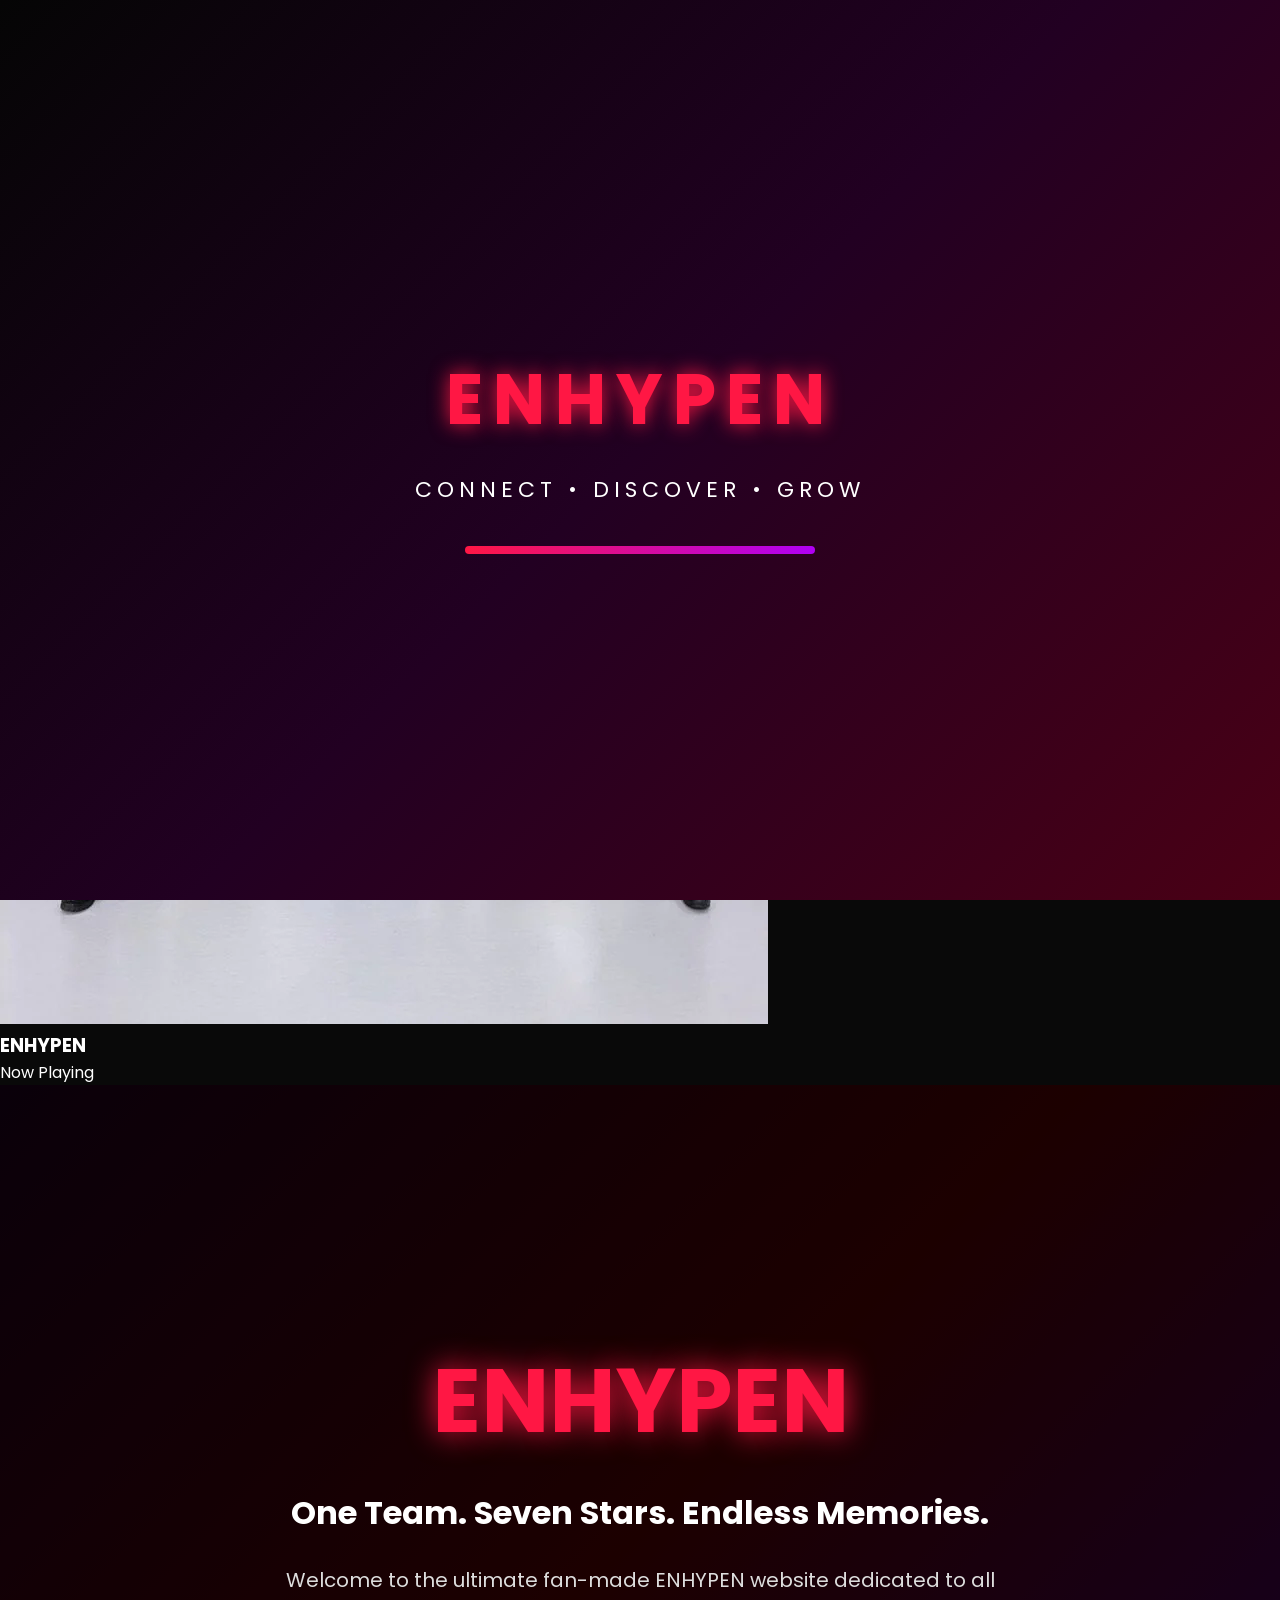
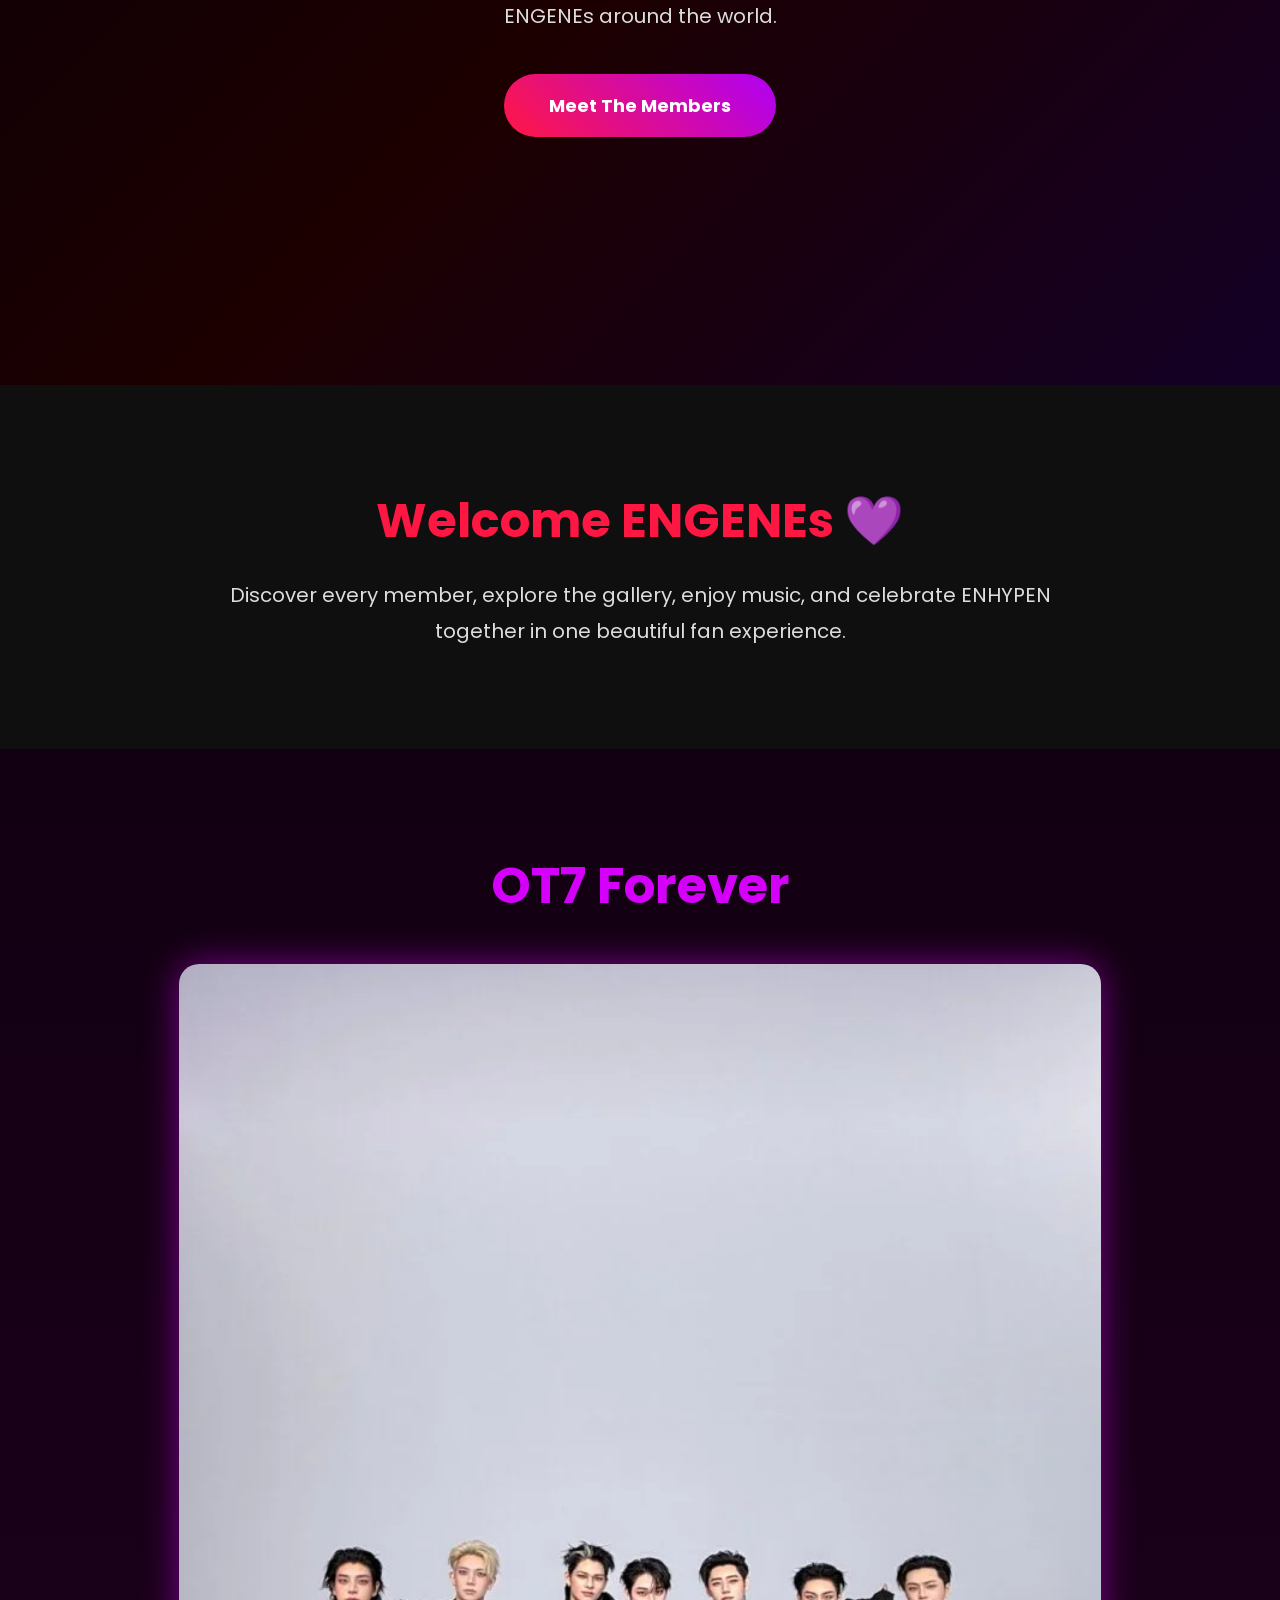
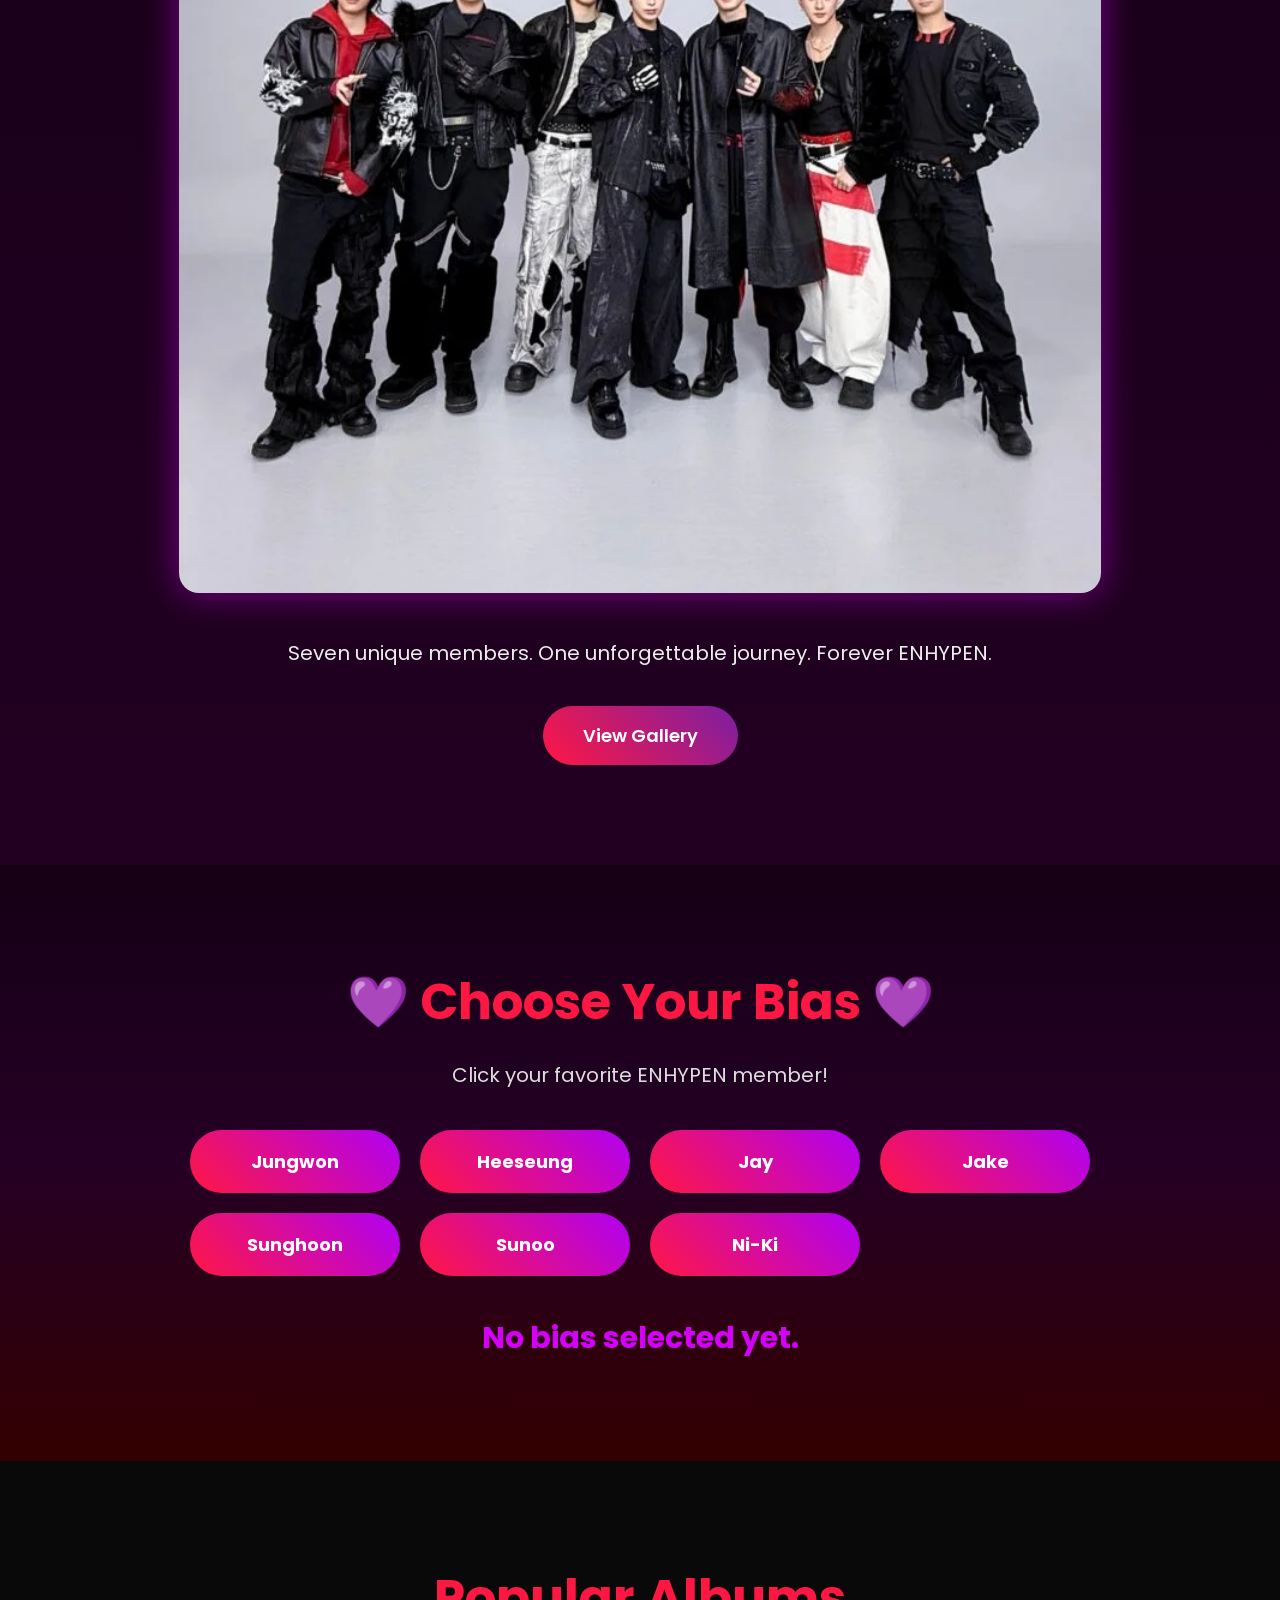
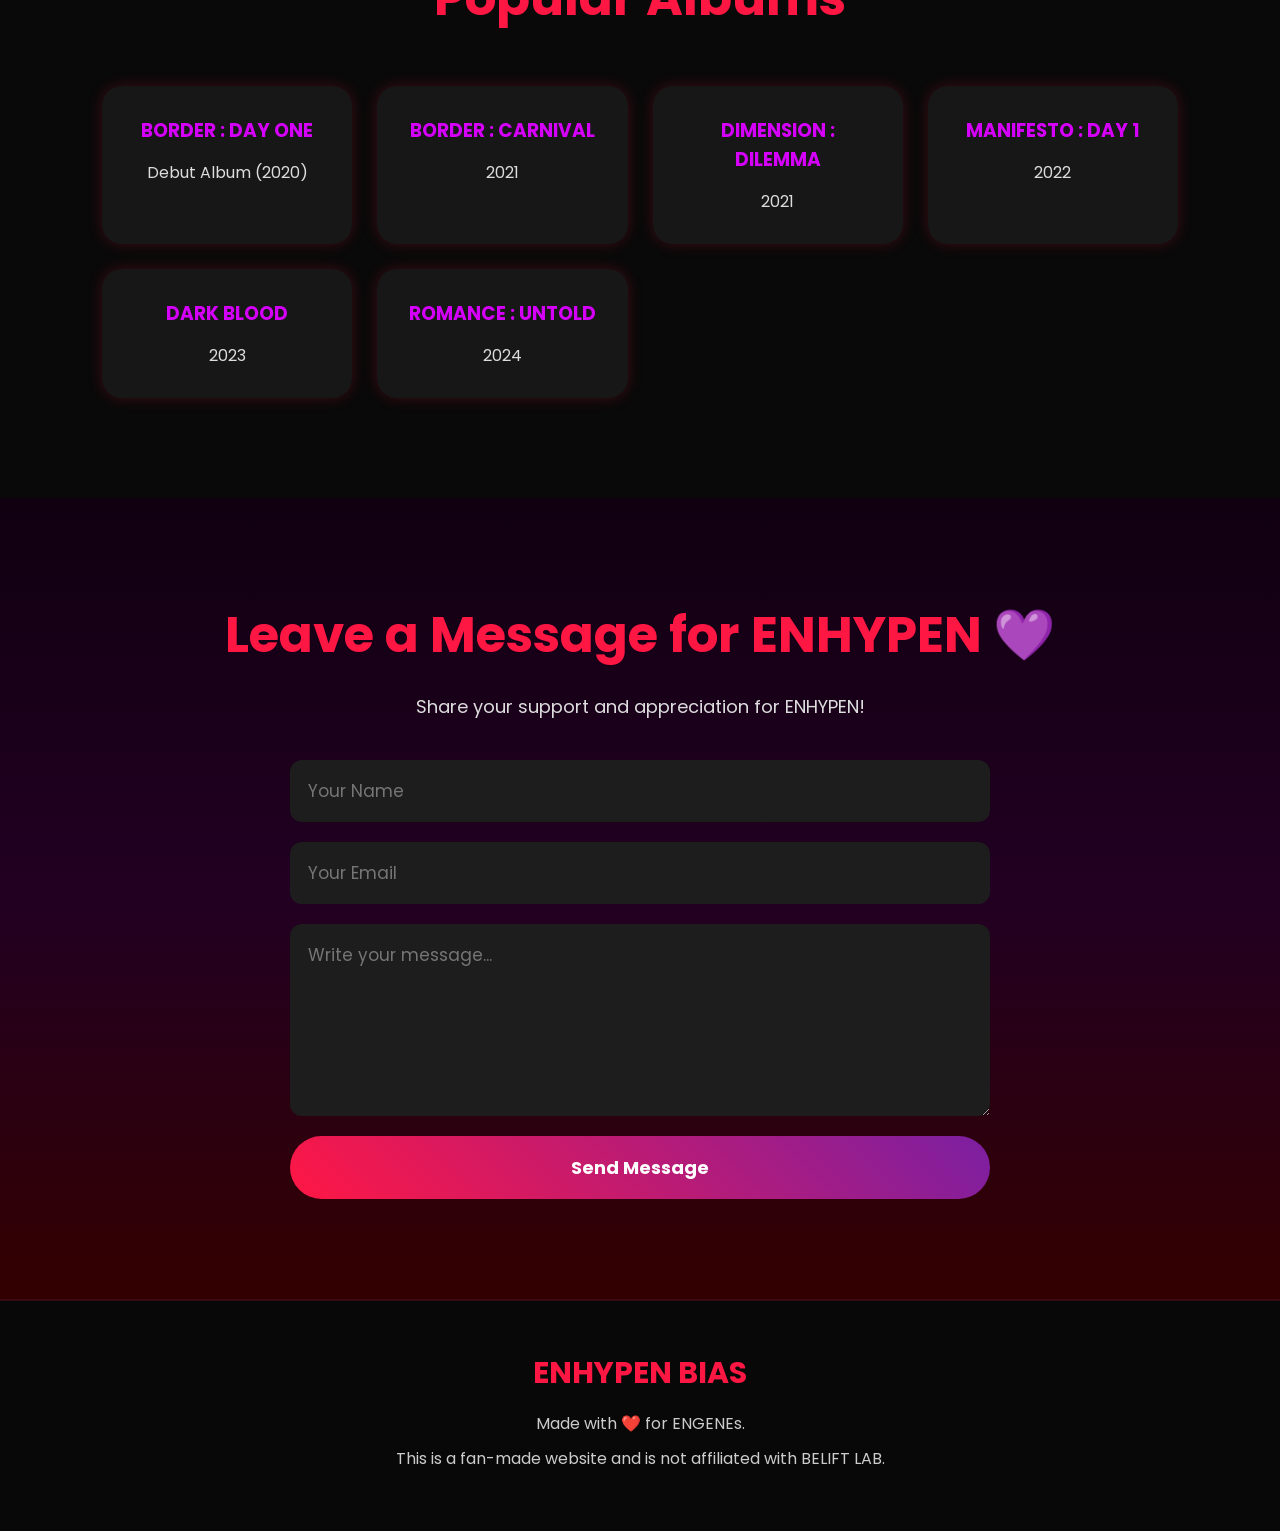
<file: index.html>
<!DOCTYPE html>
<html lang="en">

<head>
  
<meta charset="UTF-8">
<meta name="viewport" content="width=device-width, initial-scale=1.0">

<title>ENHYPEN BIAS | Home</title>

<link rel="stylesheet" href="style.css">

<link href="https://fonts.googleapis.com/css2?family=Poppins:wght@300;400;600;700;800&display=swap" rel="stylesheet">

</head>
<div class="particles">

<span></span>
<span></span>
<span></span>
<span></span>
<span></span>
<span></span>
<span></span>
<span></span>

</div>
  
<body>
  
<div id="loader">

    <div class="loader-content">

        <h1>ENHYPEN</h1>

        <p>CONNECT • DISCOVER • GROW</p>

        <div class="loading-bar">

            <div class="loading-fill"></div>

        </div>

    </div>

</div>

  
<!-- Navigation -->

<nav>

<div class="logo">

ENHYPEN BIAS

</div>

<ul>

<li><a href="index.html">Home</a></li>

<li><a href="members.html">Members</a></li>

<li><a href="gallery.html">Gallery</a></li>

<li><a href="about.html">About</a></li>

</ul>

</nav>

    <img src="images/ot7.jpg" alt="Album Cover">


        <h3>ENHYPEN</h3>

        <p>Now Playing</p>

  
<!-- Hero Section -->

<section class="hero">

<div class="overlay"></div>

<div class="hero-content">

<h1>ENHYPEN</h1>

<h2>One Team. Seven Stars. Endless Memories.</h2>

<p>

Welcome to the ultimate fan-made ENHYPEN website dedicated to all ENGENEs around the world.

</p>

<a href="members.html">

<button>

Meet The Members

</button>

</a>

</div>

</section>

<!-- Introduction -->

<section class="intro">

<h2>Welcome ENGENEs 💜</h2>

<p>

Discover every member, explore the gallery, enjoy music, and celebrate ENHYPEN together in one beautiful fan experience.

</p>

</section>

<!-- OT7 Preview -->

<section class="preview">

<h2>OT7 Forever</h2>

<img src="images/ot7.jpg" alt="ENHYPEN OT7">

<p>

Seven unique members.

One unforgettable journey.

Forever ENHYPEN.

</p>

<a href="gallery.html">

<button>

View Gallery

</button>

</a>

</section>

  <section class="bias">

<h2>💜 Choose Your Bias 💜</h2>

<p>
Click your favorite ENHYPEN member!
</p>

<div class="bias-grid">

<button onclick="vote('Jungwon')">Jungwon</button>

<button onclick="vote('Heeseung')">Heeseung</button>

<button onclick="vote('Jay')">Jay</button>

<button onclick="vote('Jake')">Jake</button>

<button onclick="vote('Sunghoon')">Sunghoon</button>

<button onclick="vote('Sunoo')">Sunoo</button>

<button onclick="vote('Ni-Ki')">Ni-Ki</button>

</div>

<h3 id="result">
No bias selected yet.
</h3>

</section>
<section class="albums">

<h2>Popular Albums</h2>

<div class="album-grid">

<div class="album-card">
<h3>BORDER : DAY ONE</h3>
<p>Debut Album (2020)</p>
</div>

<div class="album-card">
<h3>BORDER : CARNIVAL</h3>
<p>2021</p>
</div>

<div class="album-card">
<h3>DIMENSION : DILEMMA</h3>
<p>2021</p>
</div>

<div class="album-card">
<h3>MANIFESTO : DAY 1</h3>
<p>2022</p>
</div>

<div class="album-card">
<h3>DARK BLOOD</h3>
<p>2023</p>
</div>

<div class="album-card">
<h3>ROMANCE : UNTOLD</h3>
<p>2024</p>
</div>

</div>

</section>

  <section class="contact">

    <h2>Leave a Message for ENHYPEN 💜</h2>

    <p>Share your support and appreciation for ENHYPEN!</p>

    <form>

        <input type="text" placeholder="Your Name" required>

        <input type="email" placeholder="Your Email" required>

        <textarea placeholder="Write your message..." rows="6" required></textarea>

        <button type="submit">Send Message</button>

    </form>

</section>
  
<!-- Footer -->

<footer>

<h3>ENHYPEN BIAS</h3>

<p>

Made with ❤️ for ENGENEs.

</p>

<p>

This is a fan-made website and is not affiliated with BELIFT LAB.

</p>

</footer>

<script src="script.js"></script>
  
<button id="topBtn">⬆</button>
  
</body>

</html>
</file>
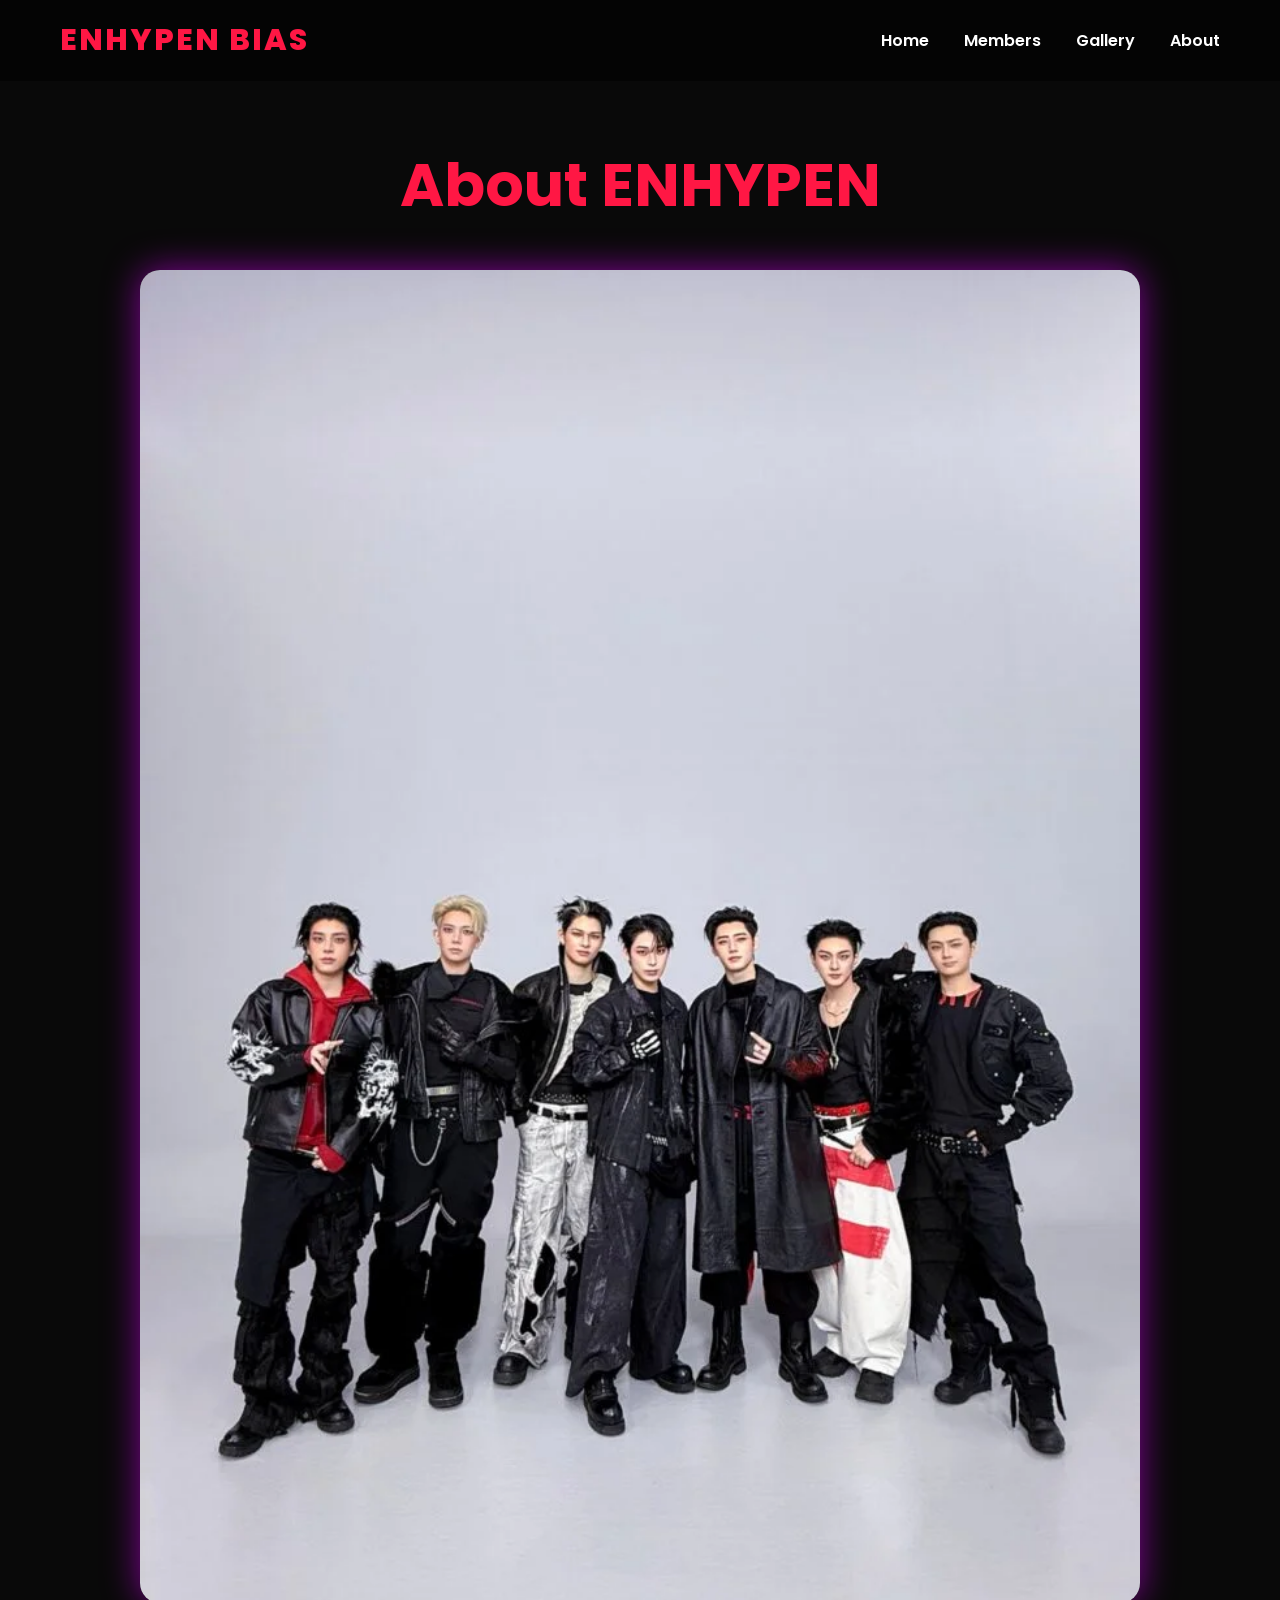
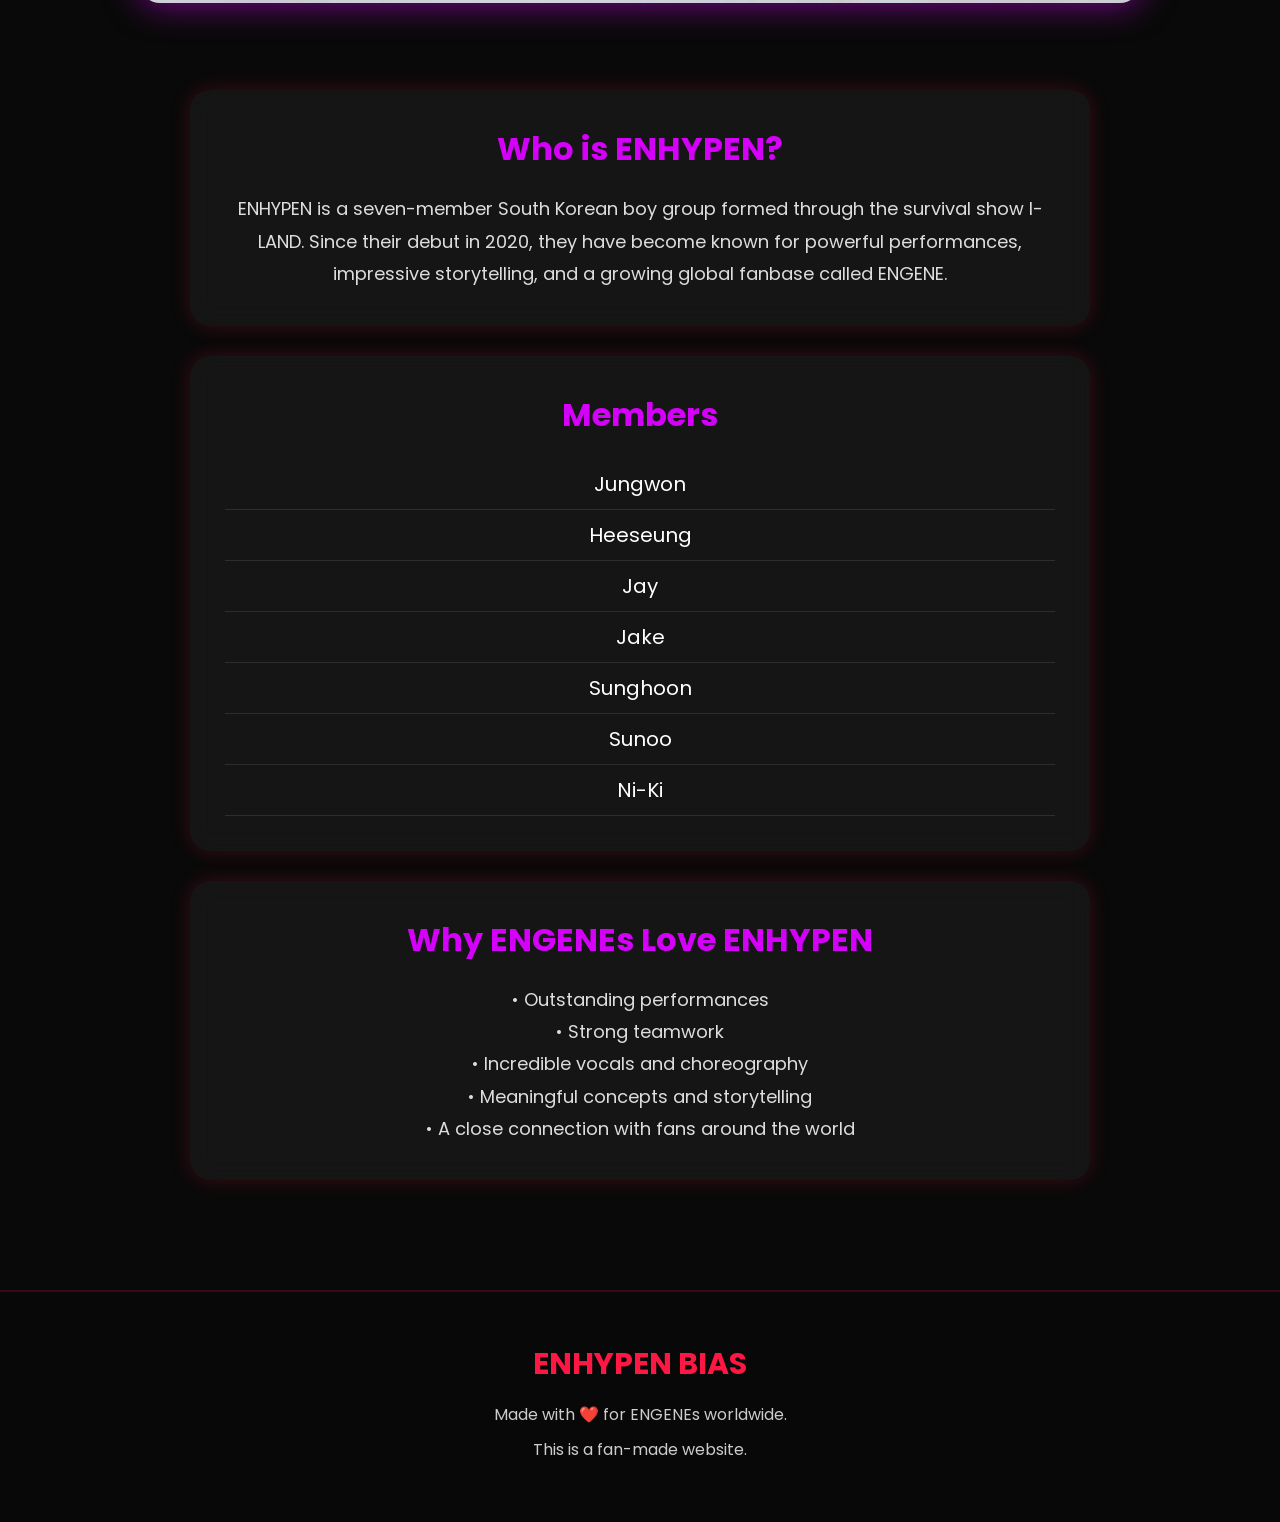
<file: about.html>
<!DOCTYPE html>
<html lang="en">

<head>

<meta charset="UTF-8">
<meta name="viewport" content="width=device-width, initial-scale=1.0">

<title>About ENHYPEN</title>

<link rel="stylesheet" href="style.css">

</head>

<body>

<nav>

<div class="logo">ENHYPEN BIAS</div>

<ul>

<li><a href="index.html">Home</a></li>
<li><a href="members.html">Members</a></li>
<li><a href="gallery.html">Gallery</a></li>
<li><a href="about.html">About</a></li>

</ul>

</nav>

<section class="about-page">

<h1>About ENHYPEN</h1>

<img src="images/ot7.jpg" alt="ENHYPEN OT7" class="about-banner">

<div class="about-box">

<h2>Who is ENHYPEN?</h2>

<p>

ENHYPEN is a seven-member South Korean boy group formed through the survival show I-LAND.
Since their debut in 2020, they have become known for powerful performances, impressive storytelling, and a growing global fanbase called ENGENE.

</p>

</div>

<div class="about-box">

<h2>Members</h2>

<ul>

<li>Jungwon</li>
<li>Heeseung</li>
<li>Jay</li>
<li>Jake</li>
<li>Sunghoon</li>
<li>Sunoo</li>
<li>Ni-Ki</li>

</ul>

</div>

<div class="about-box">

<h2>Why ENGENEs Love ENHYPEN</h2>

<p>

• Outstanding performances<br>
• Strong teamwork<br>
• Incredible vocals and choreography<br>
• Meaningful concepts and storytelling<br>
• A close connection with fans around the world

</p>

</div>

</section>

<footer>

<h3>ENHYPEN BIAS</h3>

<p>Made with ❤️ for ENGENEs worldwide.</p>

<p>This is a fan-made website.</p>

</footer>

<script src="script.js"></script>

</body>
</html>
</file>
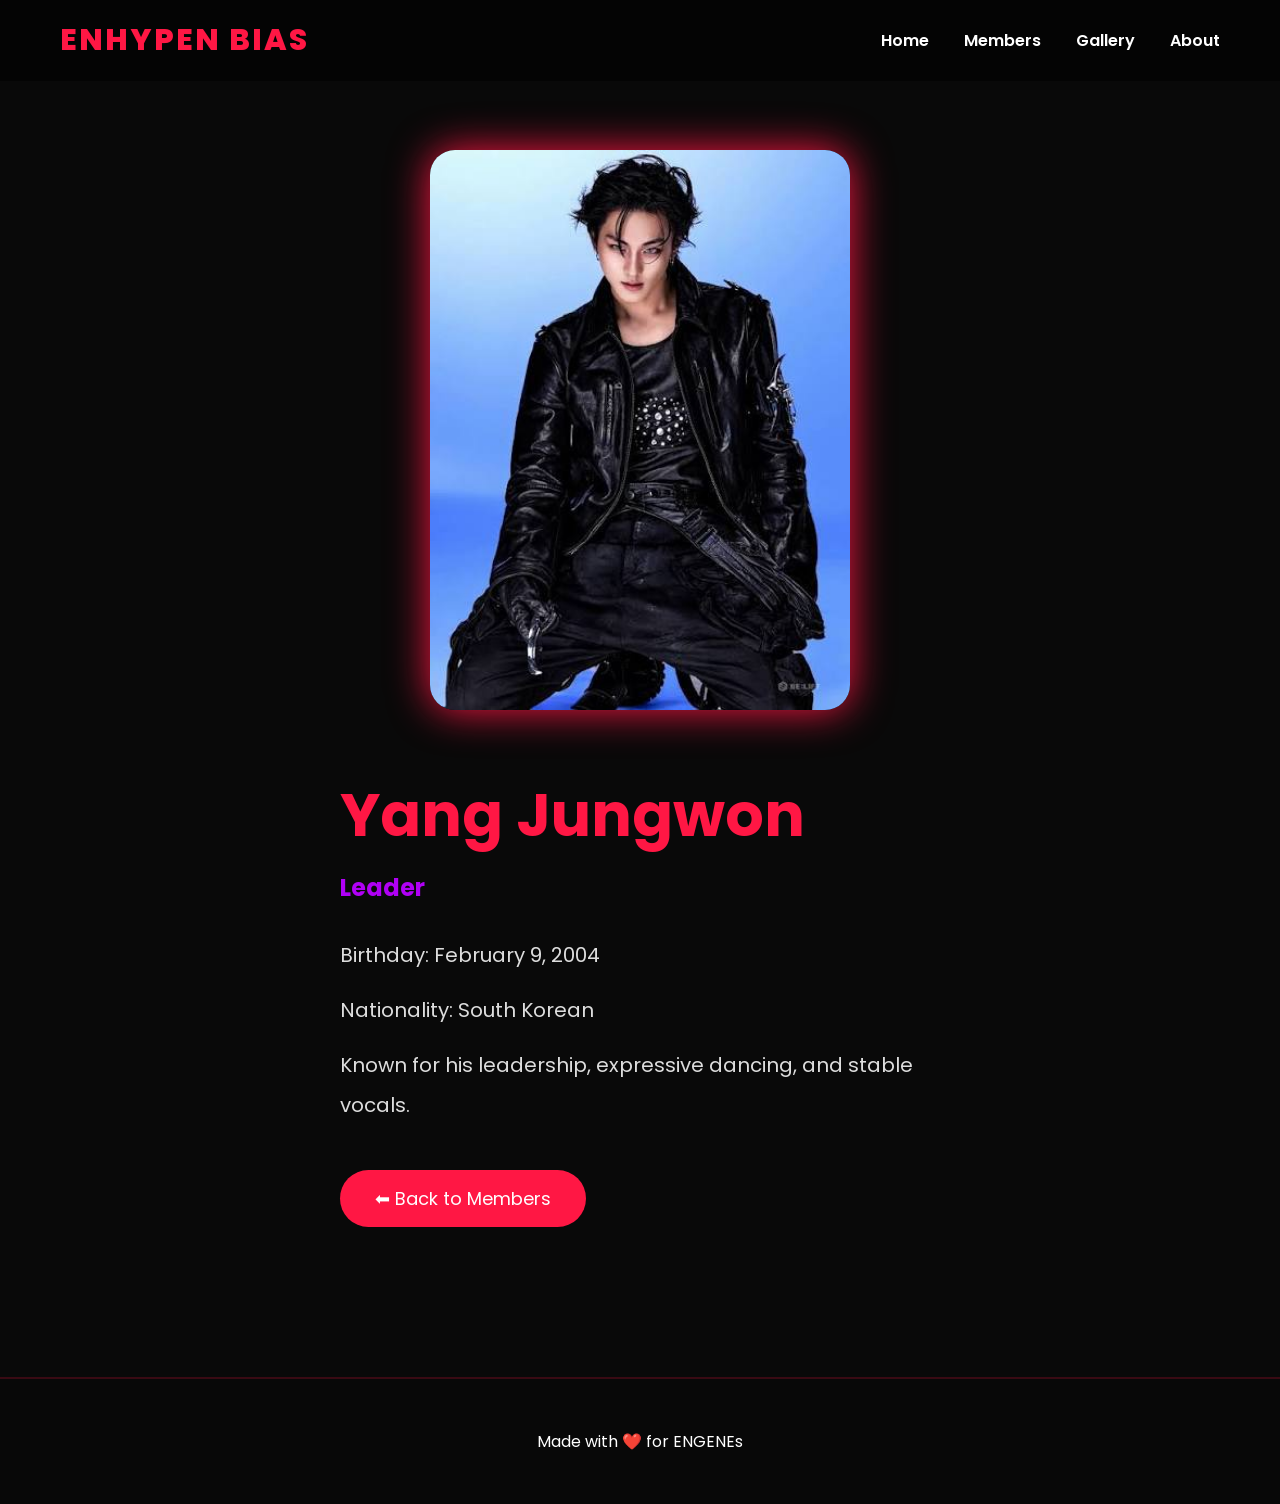
<file: jungwon.html>
<!DOCTYPE html>
<html lang="en">

<head>

<meta charset="UTF-8">
<meta name="viewport" content="width=device-width, initial-scale=1.0">

<title>Jungwon | ENHYPEN</title>

<link rel="stylesheet" href="style.css">

</head>

<body>

<nav>

<div class="logo">ENHYPEN BIAS</div>

<ul>

<li><a href="index.html">Home</a></li>
<li><a href="members.html">Members</a></li>
<li><a href="gallery.html">Gallery</a></li>
<li><a href="about.html">About</a></li>

</ul>

</nav>

<section class="profile">

<img src="images/jungwon.jpg" alt="Jungwon">

<div class="profile-info">

<h1>Yang Jungwon</h1>

<h2>Leader</h2>

<p>

Birthday: February 9, 2004

</p>

<p>

Nationality: South Korean

</p>

<p>

Known for his leadership, expressive dancing, and stable vocals.

</p>

<a href="members.html">

<button>⬅ Back to Members</button>

</a>

</div>

</section>

<footer>

Made with ❤️ for ENGENEs

</footer>

</body>

</html>
</file>
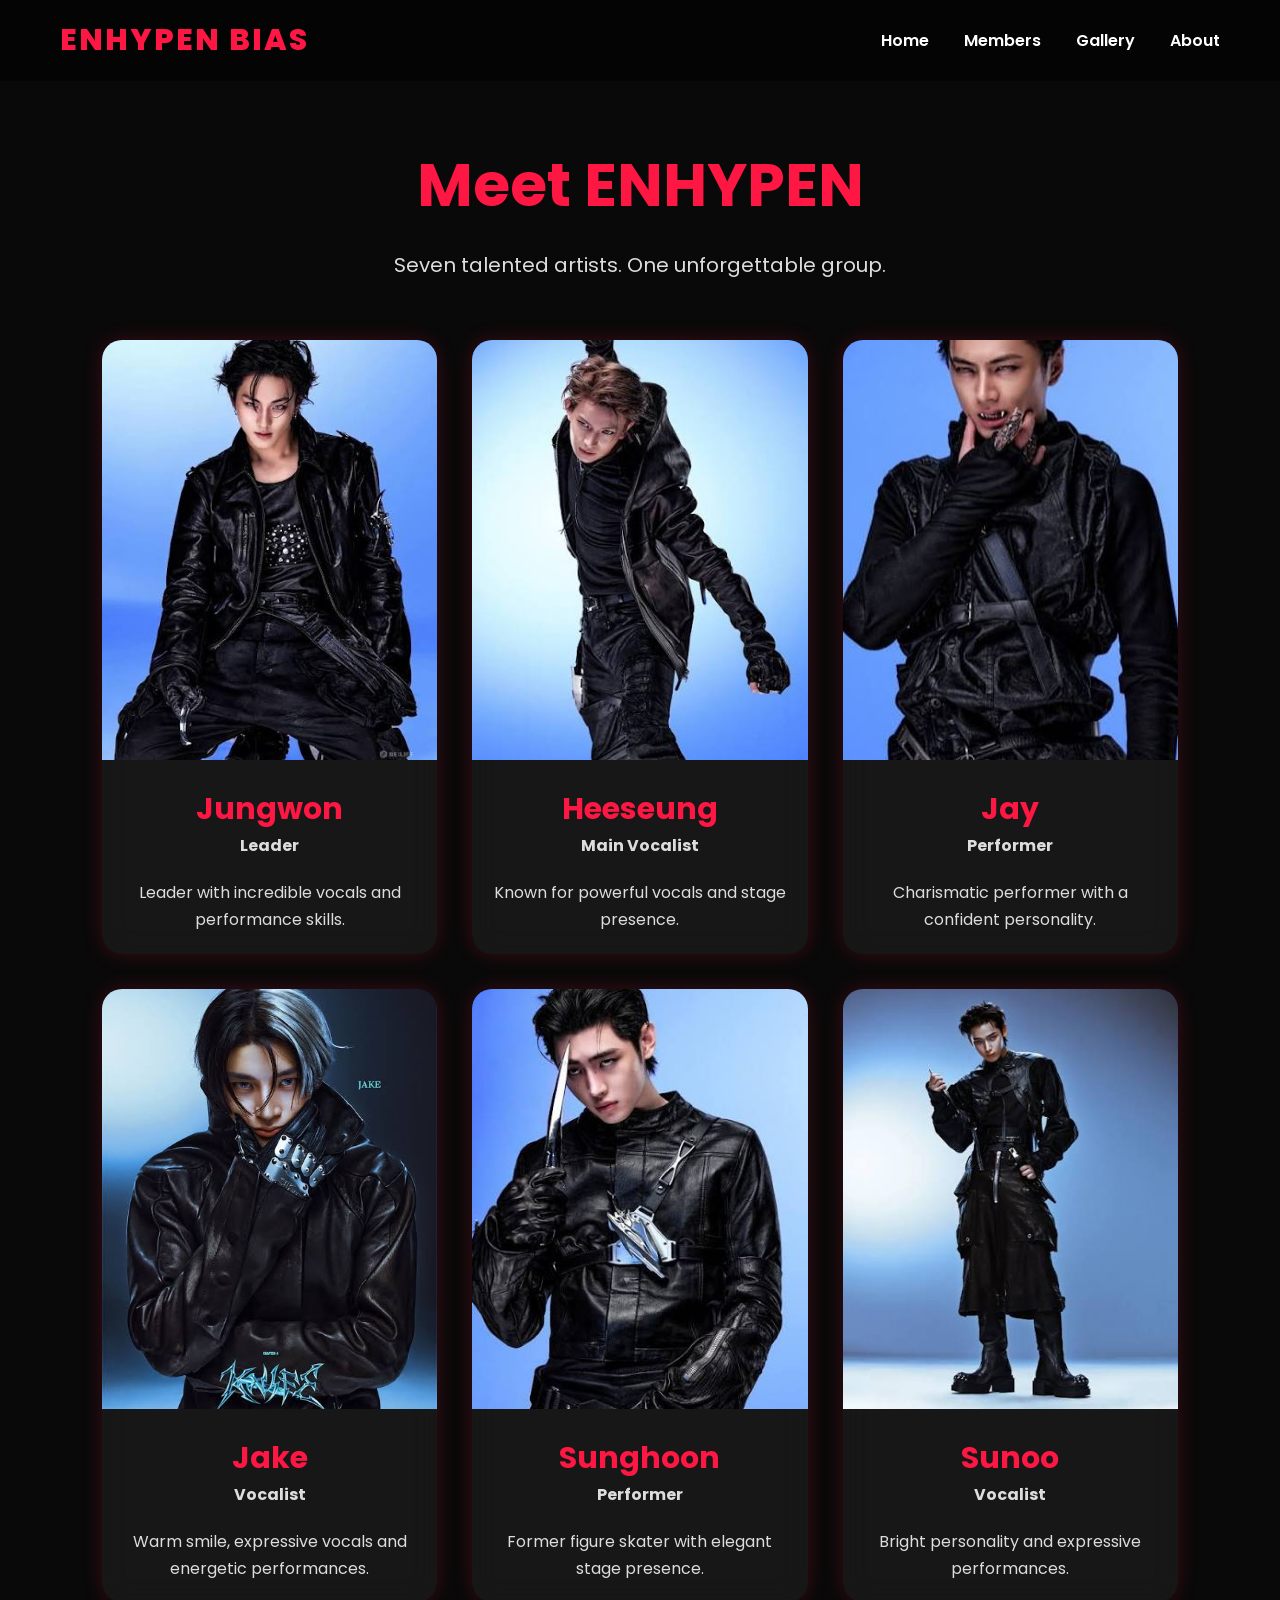
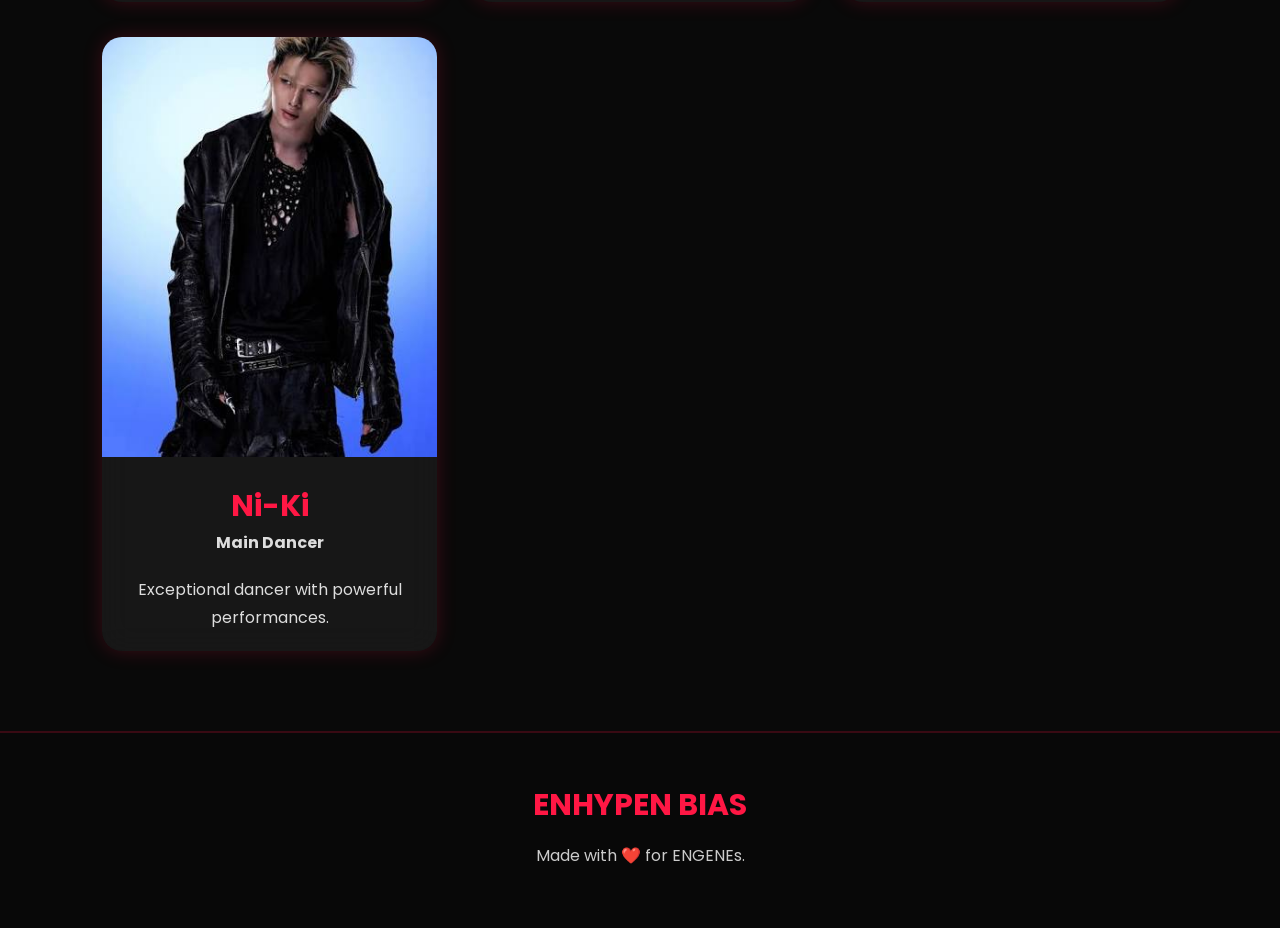
<file: members.html>
<!DOCTYPE html>
<html lang="en">

<head>

<meta charset="UTF-8">
<meta name="viewport" content="width=device-width, initial-scale=1.0">

<title>ENHYPEN Members</title>

<link rel="stylesheet" href="style.css">

<link href="https://fonts.googleapis.com/css2?family=Poppins:wght@300;400;600;700;800&display=swap" rel="stylesheet">

</head>

<body>

<nav>

<div class="logo">ENHYPEN BIAS</div>

<ul>

<li><a href="index.html">Home</a></li>
<li><a href="members.html">Members</a></li>
<li><a href="gallery.html">Gallery</a></li>
<li><a href="about.html">About</a></li>

</ul>

</nav>

<section class="members-page">

<h1>Meet ENHYPEN</h1>

<p>
Seven talented artists. One unforgettable group.
</p>

<div class="member-grid">

<div class="member-card">
<img src="images/jungwon.jpg" alt="Jungwon">
<h2>Jungwon</h2>
<p><strong>Leader</strong></p>
<p>Leader with incredible vocals and performance skills.</p>
</div>

<div class="member-card">
<img src="images/heeseung.jpg" alt="Heeseung">
<h2>Heeseung</h2>
<p><strong>Main Vocalist</strong></p>
<p>Known for powerful vocals and stage presence.</p>
</div>

<div class="member-card">
<img src="images/jay.jpg" alt="Jay">
<h2>Jay</h2>
<p><strong>Performer</strong></p>
<p>Charismatic performer with a confident personality.</p>
</div>

<div class="member-card">
<img src="images/jake.jpg" alt="Jake">
<h2>Jake</h2>
<p><strong>Vocalist</strong></p>
<p>Warm smile, expressive vocals and energetic performances.</p>
</div>

<div class="member-card">
<img src="images/sunghoon.jpg" alt="Sunghoon">
<h2>Sunghoon</h2>
<p><strong>Performer</strong></p>
<p>Former figure skater with elegant stage presence.</p>
</div>

<div class="member-card">
<img src="images/sunoo.jpg" alt="Sunoo">
<h2>Sunoo</h2>
<p><strong>Vocalist</strong></p>
<p>Bright personality and expressive performances.</p>
</div>

<div class="member-card">
<img src="images/niki.jpg" alt="Ni-Ki">
<h2>Ni-Ki</h2>
<p><strong>Main Dancer</strong></p>
<p>Exceptional dancer with powerful performances.</p>
</div>

</div>

</section>

<footer>

<h3>ENHYPEN BIAS</h3>

<p>Made with ❤️ for ENGENEs.</p>

</footer>

<script src="script.js"></script>

</body>

</html>
</file>
<file: style.css>
/* =========================
   GOOGLE FONT & RESET
========================= */

@import url('https://fonts.googleapis.com/css2?family=Poppins:wght@300;400;600;700;800&display=swap');

*{
    margin:0;
    padding:0;
    box-sizing:border-box;
    font-family:'Poppins',sans-serif;
    scroll-behavior:smooth;
}

body{
    background:#090909;
    color:white;
    overflow-x:hidden;
}

/* Scrollbar */

::-webkit-scrollbar{
    width:10px;
}

::-webkit-scrollbar-track{
    background:#111;
}

::-webkit-scrollbar-thumb{
    background:#8b0000;
    border-radius:20px;
}

::-webkit-scrollbar-thumb:hover{
    background:#b0005a;
}

/* =========================
   NAVBAR
========================= */

nav{
    position:fixed;
    top:0;
    left:0;
    width:100%;
    padding:18px 60px;
    display:flex;
    justify-content:space-between;
    align-items:center;
    background:rgba(0,0,0,.45);
    backdrop-filter:blur(18px);
    z-index:1000;
}

.logo{
    font-size:30px;
    font-weight:800;
    color:#ff1744;
    letter-spacing:2px;
}

nav ul{
    display:flex;
    list-style:none;
}

nav ul li{
    margin-left:35px;
}

nav ul li a{
    text-decoration:none;
    color:white;
    font-weight:600;
    transition:.3s;
}

nav ul li a:hover{
    color:#d500f9;
}

/* =========================
   HERO
========================= */

.hero{

    height:100vh;

    display:flex;

    justify-content:center;

    align-items:center;

    text-align:center;

    position:relative;

    background:
    linear-gradient(
    135deg,
    #120012,
    #330000,
    #240046
    );

}

.overlay{

position:absolute;

top:0;

left:0;

width:100%;

height:100%;

background:rgba(0,0,0,.45);

}

.hero-content{

position:relative;

z-index:10;

padding:20px;

}

.hero h1{

font-size:90px;

color:#ff1744;

text-shadow:0 0 30px #ff1744;

margin-bottom:20px;

animation:glow 2s infinite alternate;

}

.hero h2{

font-size:32px;

color:white;

margin-bottom:25px;

}

.hero p{

font-size:20px;

max-width:800px;

margin:auto;

line-height:1.8;

color:#dddddd;

margin-bottom:40px;

}

.hero button{

padding:18px 45px;

border:none;

border-radius:50px;

font-size:18px;

font-weight:bold;

background:linear-gradient(45deg,#ff1744,#b000f5);

color:white;

cursor:pointer;

transition:.4s;

}

.hero button:hover{

transform:scale(1.08);

box-shadow:0 0 35px #ff1744;

}
/* =========================
   INTRO SECTION
========================= */

.intro{
    padding:100px 10%;
    text-align:center;
    background:#0f0f0f;
}

.intro h2{
    font-size:48px;
    color:#ff1744;
    margin-bottom:20px;
}

.intro p{
    max-width:900px;
    margin:auto;
    font-size:20px;
    line-height:1.8;
    color:#dddddd;
}

/* =========================
   OT7 PREVIEW
========================= */

.preview{
    padding:100px 10%;
    text-align:center;
    background:linear-gradient(180deg,#120012,#1a001a,#220022);
}

.preview h2{
    font-size:50px;
    color:#d500f9;
    margin-bottom:40px;
}

.preview img{
    width:90%;
    max-width:1100px;
    border-radius:20px;
    box-shadow:0 0 35px rgba(213,0,249,.5);
    transition:.4s;
}

.preview img:hover{
    transform:scale(1.02);
    box-shadow:0 0 45px rgba(255,23,68,.7);
}

.preview p{
    margin:35px auto;
    max-width:850px;
    font-size:20px;
    line-height:1.8;
    color:#eeeeee;
}

.preview button{
    padding:16px 40px;
    border:none;
    border-radius:40px;
    background:linear-gradient(45deg,#ff1744,#7b1fa2);
    color:#fff;
    font-size:18px;
    font-weight:600;
    cursor:pointer;
    transition:.3s;
}

.preview button:hover{
    transform:translateY(-4px);
    box-shadow:0 0 25px #ff1744;
}

/* =========================
   FOOTER
========================= */

footer{
    background:#080808;
    text-align:center;
    padding:50px 20px;
    border-top:2px solid rgba(255,23,68,.2);
}

footer h3{
    color:#ff1744;
    font-size:30px;
    margin-bottom:15px;
}

footer p{
    color:#cccccc;
    margin:10px 0;
}

/* =========================
   ANIMATION
========================= */

@keyframes glow{

    from{
        text-shadow:0 0 15px #ff1744;
    }

    to{
        text-shadow:
        0 0 20px #ff1744,
        0 0 40px #d500f9,
        0 0 60px #ff1744;
    }

}

/* =========================
   RESPONSIVE
========================= */

@media (max-width:768px){

    nav{
        padding:15px 20px;
        flex-direction:column;
        gap:15px;
    }

    nav ul{
        flex-wrap:wrap;
        justify-content:center;
    }

    nav ul li{
        margin:8px 12px;
    }

    .hero h1{
        font-size:52px;
    }

    .hero h2{
        font-size:22px;
    }

    .hero p{
        font-size:16px;
    }

    .intro h2,
    .preview h2{
        font-size:36px;
    }

    .intro p,
    .preview p{
        font-size:17px;
    }

    .preview img{
        width:100%;
    }

}
/* =========================
   MEMBERS PAGE
========================= */

.members-page{

padding:140px 8% 80px;

text-align:center;

}

.members-page h1{

font-size:60px;

color:#ff1744;

margin-bottom:20px;

}

.members-page>p{

font-size:20px;

color:#ddd;

margin-bottom:60px;

}

.member-grid{

display:grid;

grid-template-columns:repeat(auto-fit,minmax(280px,1fr));

gap:35px;

}

.member-card{

background:rgba(255,255,255,.06);

backdrop-filter:blur(15px);

border-radius:20px;

overflow:hidden;

transition:.4s;

box-shadow:0 0 20px rgba(255,23,68,.2);

}

.member-card:hover{

transform:translateY(-12px);

box-shadow:0 0 35px rgba(213,0,249,.6);

}

.member-card img{

width:100%;

height:420px;

object-fit:cover;

}

.member-card h2{

margin-top:20px;

font-size:30px;

color:#ff1744;

}

.member-card p{

padding:0 20px 20px;

line-height:1.7;

color:#dddddd;

}
/* =========================
   GALLERY PAGE
========================= */

.gallery-page{

padding:140px 8%;

text-align:center;

}

.gallery-page h1{

font-size:60px;

color:#ff1744;

margin-bottom:15px;

}

.gallery-page p{

color:#dddddd;

margin-bottom:40px;

font-size:18px;

}

.gallery{

display:grid;

grid-template-columns:repeat(auto-fit,minmax(260px,1fr));

gap:25px;

}

.gallery img{

width:100%;

height:350px;

object-fit:cover;

border-radius:18px;

cursor:pointer;

transition:.4s;

box-shadow:0 0 18px rgba(255,23,68,.25);

}

.gallery img:hover{

transform:scale(1.04);

box-shadow:0 0 30px rgba(213,0,249,.6);

}

/* LIGHTBOX */

.lightbox{

display:none;

position:fixed;

top:0;

left:0;

width:100%;

height:100%;

background:rgba(0,0,0,.9);

justify-content:center;

align-items:center;

z-index:9999;

}

.lightbox img{

max-width:90%;

max-height:90%;

border-radius:20px;

box-shadow:0 0 35px #ff1744;

}

.close{

position:absolute;

top:25px;

right:40px;

font-size:50px;

color:white;

cursor:pointer;

}
/* =========================
   ABOUT PAGE
========================= */

.about-page{

padding:140px 10% 80px;

text-align:center;

}

.about-page h1{

font-size:60px;

color:#ff1744;

margin-bottom:40px;

}

.about-banner{

width:100%;

max-width:1000px;

border-radius:20px;

box-shadow:0 0 35px rgba(213,0,249,.6);

margin-bottom:50px;

}

.about-box{

background:rgba(255,255,255,.05);

backdrop-filter:blur(12px);

padding:35px;

margin:30px auto;

max-width:900px;

border-radius:20px;

box-shadow:0 0 20px rgba(255,23,68,.2);

}

.about-box h2{

color:#d500f9;

margin-bottom:20px;

font-size:32px;

}

.about-box p{

font-size:18px;

line-height:1.8;

color:#dddddd;

}

.about-box ul{

list-style:none;

padding:0;

}

.about-box li{

padding:10px;

font-size:20px;

color:white;

border-bottom:1px solid rgba(255,255,255,.1);

}
/* =========================
   BIAS SECTION
========================= */

.bias{

padding:100px 10%;

text-align:center;

background:linear-gradient(180deg,#150015,#250025,#330000);

}

.bias h2{

font-size:50px;

color:#ff1744;

margin-bottom:20px;

}

.bias p{

font-size:20px;

margin-bottom:40px;

color:#dddddd;

}

.bias-grid{

display:grid;

grid-template-columns:repeat(auto-fit,minmax(180px,1fr));

gap:20px;

max-width:900px;

margin:auto;

}

.bias-grid button{

padding:18px;

border:none;

border-radius:40px;

font-size:18px;

font-weight:bold;

background:linear-gradient(45deg,#ff1744,#b000f5);

color:white;

cursor:pointer;

transition:.3s;

}

.bias-grid button:hover{

transform:translateY(-5px);

box-shadow:0 0 20px #ff1744;

}

#result{

margin-top:40px;

font-size:30px;

color:#d500f9;

}

/* =========================
   ALBUMS
========================= */

.albums{

padding:100px 8%;

text-align:center;

}

.albums h2{

font-size:50px;

margin-bottom:50px;

color:#ff1744;

}

.album-grid{

display:grid;

grid-template-columns:repeat(auto-fit,minmax(250px,1fr));

gap:25px;

}

.album-card{

background:rgba(255,255,255,.06);

padding:30px;

border-radius:20px;

transition:.4s;

box-shadow:0 0 15px rgba(255,23,68,.2);

}

.album-card:hover{

transform:translateY(-8px);

box-shadow:0 0 25px rgba(213,0,249,.6);

}

.album-card h3{

color:#d500f9;

margin-bottom:15px;

}

.album-card p{

color:#dddddd;

}
/* =========================
   CONTACT SECTION
========================= */

.contact{

padding:100px 10%;

text-align:center;

background:linear-gradient(180deg,#100010,#220022,#330000);

}

.contact h2{

font-size:50px;

color:#ff1744;

margin-bottom:20px;

}

.contact p{

color:#dddddd;

margin-bottom:40px;

font-size:18px;

}

.contact form{

max-width:700px;

margin:auto;

display:flex;

flex-direction:column;

gap:20px;

}

.contact input,
.contact textarea{

padding:18px;

border:none;

border-radius:12px;

background:#1d1d1d;

color:white;

font-size:17px;

outline:none;

}

.contact input:focus,
.contact textarea:focus{

box-shadow:0 0 15px #d500f9;

}

.contact button{

padding:18px;

border:none;

border-radius:40px;

background:linear-gradient(45deg,#ff1744,#7b1fa2);

color:white;

font-size:18px;

font-weight:bold;

cursor:pointer;

transition:.3s;

}

.contact button:hover{

transform:scale(1.05);

box-shadow:0 0 25px #ff1744;

}
/* =========================
   LOADER
========================= */

#loader{

position:fixed;

top:0;

left:0;

width:100%;

height:100%;

background:#090909;

display:flex;

flex-direction:column;

justify-content:center;

align-items:center;

z-index:99999;

transition:1s;

}

#loader h1{

font-size:70px;

color:#ff1744;

text-shadow:0 0 20px #ff1744;

}

#loader p{

margin-top:20px;

color:white;

}

/* =========================
   TOP BUTTON
========================= */

#topBtn{

position:fixed;

bottom:30px;

right:30px;

width:55px;

height:55px;

border:none;

border-radius:50%;

background:#ff1744;

color:white;

font-size:22px;

cursor:pointer;

display:none;

transition:.3s;

z-index:1000;

}

#topBtn:hover{

background:#b000f5;

transform:scale(1.1);

}

/* =========================
   PARTICLES
========================= */

.particles{

position:fixed;

top:0;

left:0;

width:100%;

height:100%;

pointer-events:none;

overflow:hidden;

z-index:-1;

}

.particles span{

position:absolute;

width:8px;

height:8px;

background:#d500f9;

border-radius:50%;

animation:float 12s linear infinite;

opacity:.6;

}

.particles span:nth-child(1){left:10%;animation-delay:0s;}
.particles span:nth-child(2){left:20%;animation-delay:2s;}
.particles span:nth-child(3){left:35%;animation-delay:4s;}
.particles span:nth-child(4){left:50%;animation-delay:6s;}
.particles span:nth-child(5){left:65%;animation-delay:8s;}
.particles span:nth-child(6){left:80%;animation-delay:1s;}
.particles span:nth-child(7){left:90%;animation-delay:3s;}
.particles span:nth-child(8){left:45%;animation-delay:5s;}

@keyframes float{

0%{
transform:translateY(100vh);
opacity:0;
}

20%{
opacity:.8;
}

100%{
transform:translateY(-120vh);
opacity:0;
}

}
/* MUSIC PLAYER */

.music-player{

position:fixed;

bottom:25px;

left:25px;

display:flex;

align-items:center;

gap:15px;

padding:12px 20px;

background:rgba(20,20,20,.85);

backdrop-filter:blur(15px);

border-radius:20px;

box-shadow:0 0 20px rgba(255,23,68,.4);

z-index:999;

}

.music-player img{

width:60px;

height:60px;

object-fit:cover;

border-radius:10px;

}

.music-info h3{

font-size:18px;

color:#ff1744;

}

.music-info p{

font-size:14px;

color:#cccccc;

}

.music-player button{

width:45px;

height:45px;

border:none;

border-radius:50%;

background:#ff1744;

color:white;

font-size:18px;

cursor:pointer;

transition:.3s;

}

.music-player button:hover{

background:#b000f5;

}
/* ===========================
   PREMIUM SPLASH SCREEN
=========================== */

#loader{

position:fixed;

top:0;

left:0;

width:100%;

height:100%;

background:
linear-gradient(
135deg,
#050505,
#220022,
#4a0015
);

display:flex;

justify-content:center;

align-items:center;

z-index:999999;

transition:1s;

}

.loader-content{

text-align:center;

animation:fadeUp 1.5s ease;

}

.loader-content h1{

font-size:90px;

letter-spacing:10px;

color:#ff1744;

text-shadow:
0 0 20px #ff1744,
0 0 40px #b000f5;

margin-bottom:20px;

}

.loader-content p{

font-size:22px;

letter-spacing:5px;

color:white;

margin-bottom:40px;

}

.loading-bar{

width:350px;

height:8px;

background:#222;

border-radius:30px;

overflow:hidden;

margin:auto;

}

.loading-fill{

width:0;

height:100%;

background:
linear-gradient(
90deg,
#ff1744,
#b000f5
);

animation:loading 3s linear forwards;

}

@keyframes loading{

0%{

width:0;

}

100%{

width:100%;

}

}

@keyframes fadeUp{

from{

opacity:0;

transform:translateY(40px);

}

to{

opacity:1;

transform:translateY(0);

}

}
/* ===========================
   MEMBER PROFILE PAGE
=========================== */

.profile{

padding:150px 10%;

display:flex;

justify-content:center;

align-items:center;

gap:60px;

flex-wrap:wrap;

}

.profile img{

width:420px;

border-radius:25px;

box-shadow:0 0 40px #ff1744;

}

.profile-info{

max-width:600px;

}

.profile-info h1{

font-size:60px;

color:#ff1744;

margin-bottom:10px;

}

.profile-info h2{

color:#b000f5;

margin-bottom:30px;

}

.profile-info p{

font-size:20px;

line-height:2;

color:#dddddd;

margin-bottom:15px;

}

.profile-info button{

margin-top:30px;

padding:15px 35px;

border:none;

border-radius:40px;

background:#ff1744;

color:white;

font-size:18px;

cursor:pointer;

transition:.3s;

}

.profile-info button:hover{

background:#b000f5;

}
</file>
